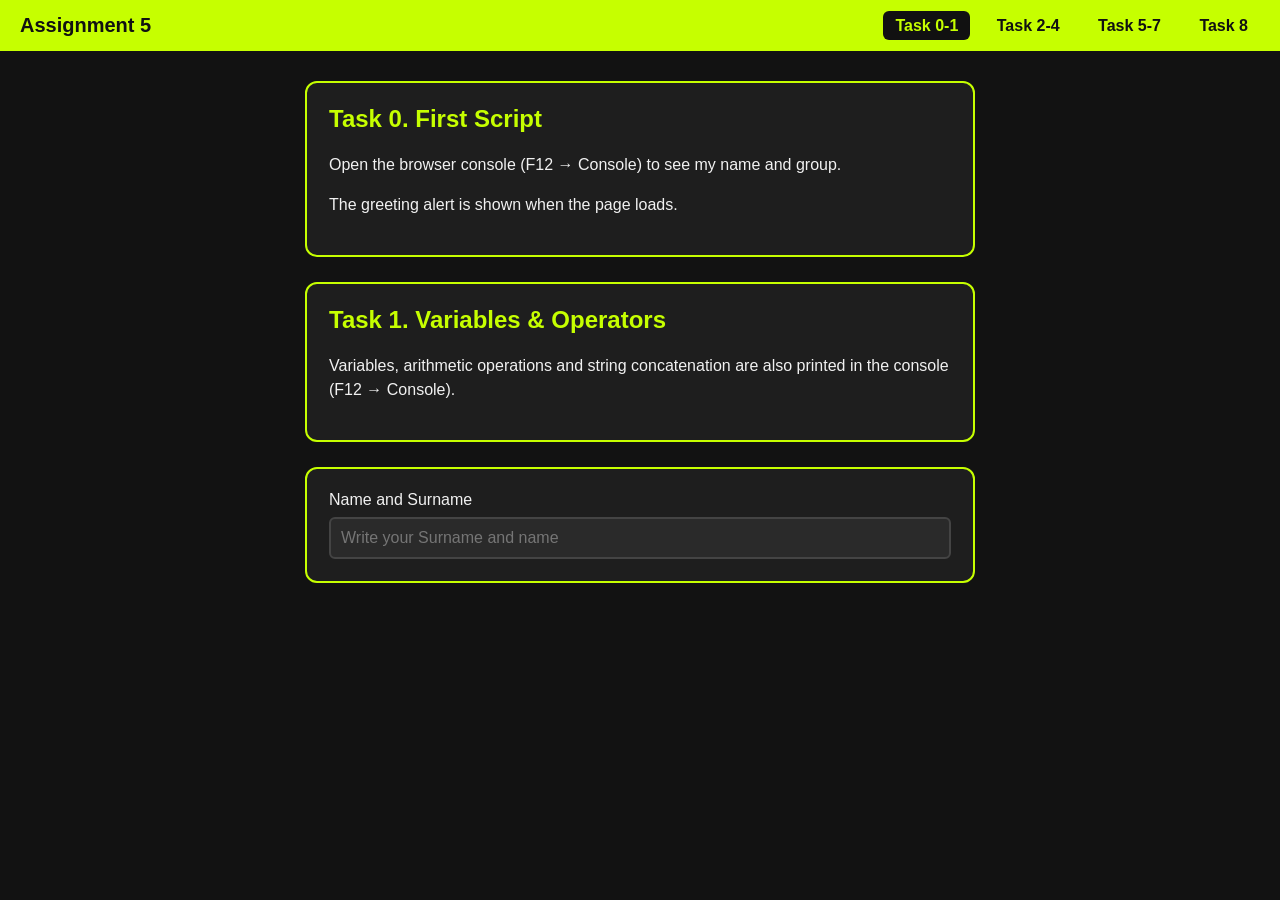
<file: index.html>
<!DOCTYPE html>
<html lang="en">
<head>
    <meta charset="UTF-8">
    <meta name="viewport" content="width=device-width, initial-scale=1">
    <title>Task 0-1 - First Script</title>
    <link rel="stylesheet" href="style.css">
</head>
<body>

    <nav>
        <span class="brand">Assignment 5</span>
        <div>
            <a href="index.html" class="active">Task 0-1</a>
            <a href="dom.html">Task 2-4</a>
            <a href="events.html">Task 5-7</a>
            <a href="todo.html">Task 8</a>
        </div>
    </nav>

    <div class="container">
        <div class="card">
            <h2>Task 0. First Script</h2>
            <p>Open the browser console (F12 → Console) to see my name and group.</p>
            <p>The greeting alert is shown when the page loads.</p>
        </div>

        <div class="card">
            <h2>Task 1. Variables & Operators</h2>
            <p>Variables, arithmetic operations and string concatenation are also printed in the console (F12 → Console).</p>
        </div>

        <div class="card">
            <label for="fullNameInput">Name and Surname</label>
            <input class="full-name-input" type="text" id="fullNameInput" name="fullName" placeholder="Write your Surname and name" autocomplete="name">
        </div>
    </div>

    <script src="index.js"></script>
</body>
</html>
</file>
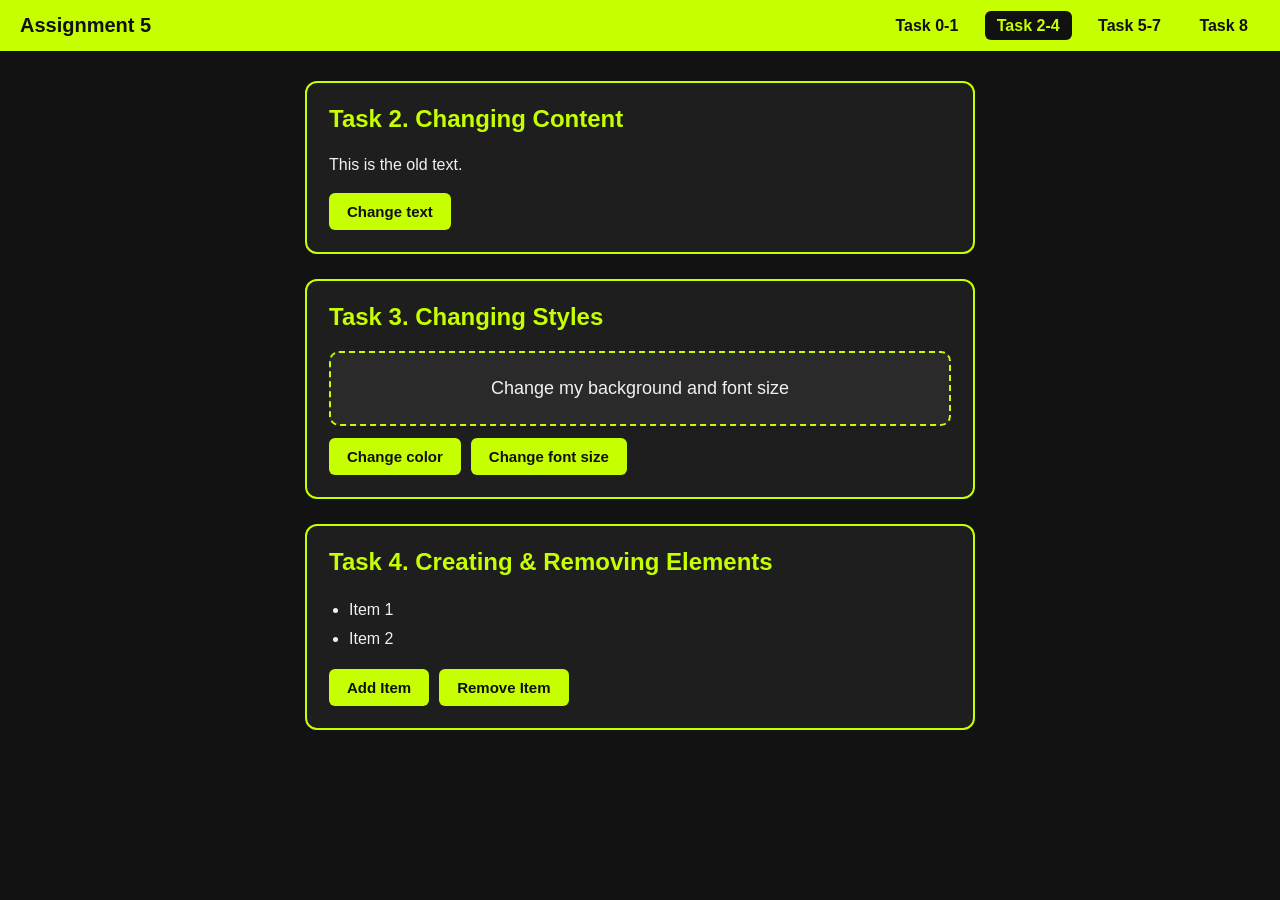
<file: dom.html>
<!DOCTYPE html>
<html lang="ru">
<head>
    <meta charset="UTF-8">
    <meta name="viewport" content="width=device-width, initial-scale=1">
    <title>Task 2-4 - DOM</title>
    <link rel="stylesheet" href="style.css">
</head>
<body>

    <nav>
        <span class="brand">Assignment 5</span>
        <div>
            <a href="index.html">Task 0-1</a>
            <a href="dom.html" class="active">Task 2-4</a>
            <a href="events.html">Task 5-7</a>
            <a href="todo.html">Task 8</a>
        </div>
    </nav>

    <div class="container">

        <div class="card">
            <h2>Task 2. Changing Content</h2>
            <p id="text">This is the old text.</p>
            <button id="changeTextBtn">Change text</button>
        </div>

        <div class="card">
            <h2>Task 3. Changing Styles</h2>
            <div class="box" id="styleBox">Change my background and font size</div>
            <div class="row">
                <button id="colorBtn">Change color</button>
                <button id="sizeBtn">Change font size</button>
            </div>
        </div>

        <div class="card">
            <h2>Task 4. Creating & Removing Elements</h2>
            <ul id="list">
                <li>Item 1</li>
                <li>Item 2</li>
            </ul>
            <div class="row">
                <button id="addBtn">Add Item</button>
                <button id="removeBtn">Remove Item</button>
            </div>
        </div>

    </div>

    <script src="dom.js"></script>
</body>
</html>
</file>
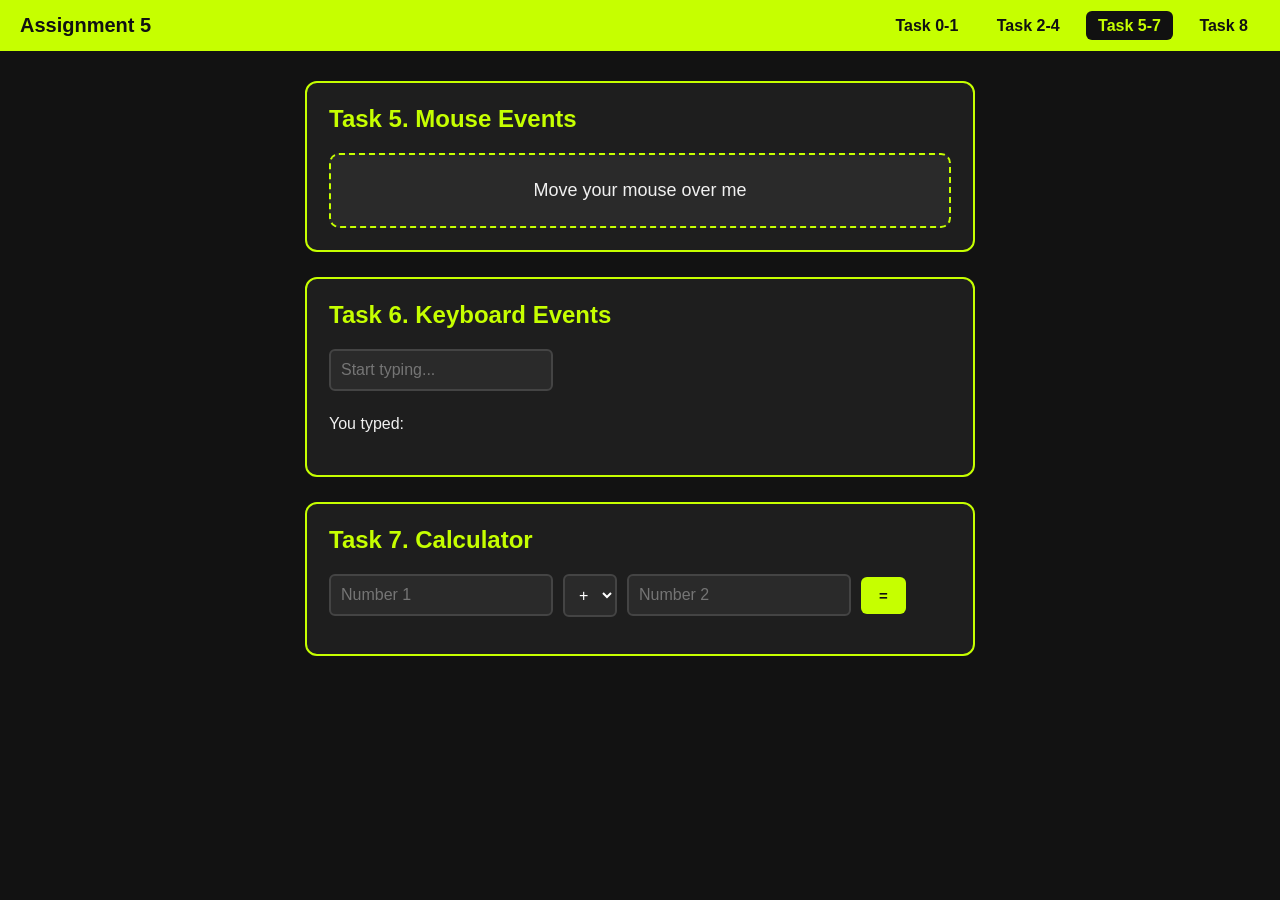
<file: events.html>
<!DOCTYPE html>
<html lang="ru">
<head>
    <meta charset="UTF-8">
    <meta name="viewport" content="width=device-width, initial-scale=1">
    <title>Task 5-7 - Events</title>
    <link rel="stylesheet" href="style.css">
</head>
<body>

    <nav>
        <span class="brand">Assignment 5</span>
        <div>
            <a href="index.html">Task 0-1</a>
            <a href="dom.html">Task 2-4</a>
            <a href="events.html" class="active">Task 5-7</a>
            <a href="todo.html">Task 8</a>
        </div>
    </nav>

    <div class="container">

        <div class="card">
            <h2>Task 5. Mouse Events</h2>
            <div class="box" id="hoverBox">Move your mouse over me</div>
        </div>

        <div class="card">
            <h2>Task 6. Keyboard Events</h2>
            <input type="text" id="typeInput" placeholder="Start typing...">
            <p>You typed: <span class="result" id="typeOutput"></span></p>
        </div>

        <div class="card">
            <h2>Task 7. Calculator</h2>
            <div class="row">
                <input type="number" id="num1" placeholder="Number 1">
                <select id="operator">
                    <option value="+">+</option>
                    <option value="-">-</option>
                    <option value="*">×</option>
                    <option value="/">÷</option>
                </select>
                <input type="number" id="num2" placeholder="Number 2">
                <button id="calcBtn">=</button>
            </div>
            <div class="result" id="calcResult"></div>
        </div>

    </div>

    <script src="events.js"></script>
</body>
</html>
</file>
<file: style.css>
:root {
    --lime: #c6ff00;
    --lime-dark: #a3d100;
    --bg: #121212;
    --card: #1e1e1e;
    --text: #f1f1f1;
}

* { box-sizing: border-box; }

body {
    margin: 0;
    font-family: Arial, sans-serif;
    background: var(--bg);
    color: var(--text);
}

nav {
    background: var(--lime);
    padding: 14px 20px;
    display: flex;
    justify-content: space-between;
    align-items: center;
    flex-wrap: wrap;
    gap: 10px;
}
nav .brand { font-weight: bold; font-size: 20px; color: #111; }
nav a {
    color: #111;
    text-decoration: none;
    font-weight: bold;
    margin-left: 10px;
    padding: 6px 12px;
    border-radius: 6px;
}
nav a:hover, nav a.active { background: #111; color: var(--lime); }

.container { max-width: 700px; margin: 30px auto; padding: 0 15px; }

.card {
    background: var(--card);
    border: 2px solid var(--lime);
    border-radius: 12px;
    padding: 22px;
    margin-bottom: 25px;
}
h2 { color: var(--lime); margin-top: 0; }
p { line-height: 1.5; }

button {
    background: var(--lime);
    color: #111;
    border: none;
    padding: 10px 18px;
    border-radius: 6px;
    font-weight: bold;
    font-size: 15px;
    cursor: pointer;
}
button:hover { background: var(--lime-dark); }

input, select {
    padding: 10px;
    border-radius: 6px;
    border: 2px solid #444;
    background: #2a2a2a;
    color: #fff;
    font-size: 16px;
}
input:focus, select:focus { outline: none; border-color: var(--lime); }
.full-name-input { display: block; width: 100%; margin-top: 8px; }

.row { display: flex; gap: 10px; flex-wrap: wrap; align-items: center; margin-top: 12px; }

.box {
    background: #2a2a2a;
    border: 2px dashed var(--lime);
    border-radius: 10px;
    padding: 25px;
    text-align: center;
    font-size: 18px;
    transition: 0.3s;
}

ul { padding-left: 20px; line-height: 1.8; }

.result {
    margin-top: 15px;
    font-size: 20px;
    font-weight: bold;
    color: var(--lime);
}

.todo-list { list-style: none; padding: 0; margin-top: 20px; }
.todo-list li {
    display: flex;
    justify-content: space-between;
    align-items: center;
    background: #2a2a2a;
    border-left: 5px solid var(--lime);
    padding: 10px 14px;
    margin-bottom: 10px;
    border-radius: 6px;
}
.todo-list span { cursor: pointer; flex: 1; margin-right: 10px; }
.todo-list li.done span { text-decoration: line-through; color: #888; }
.todo-list li.done { border-left-color: #555; }
.hint { color: #aaa; font-size: 14px; }
</file>
